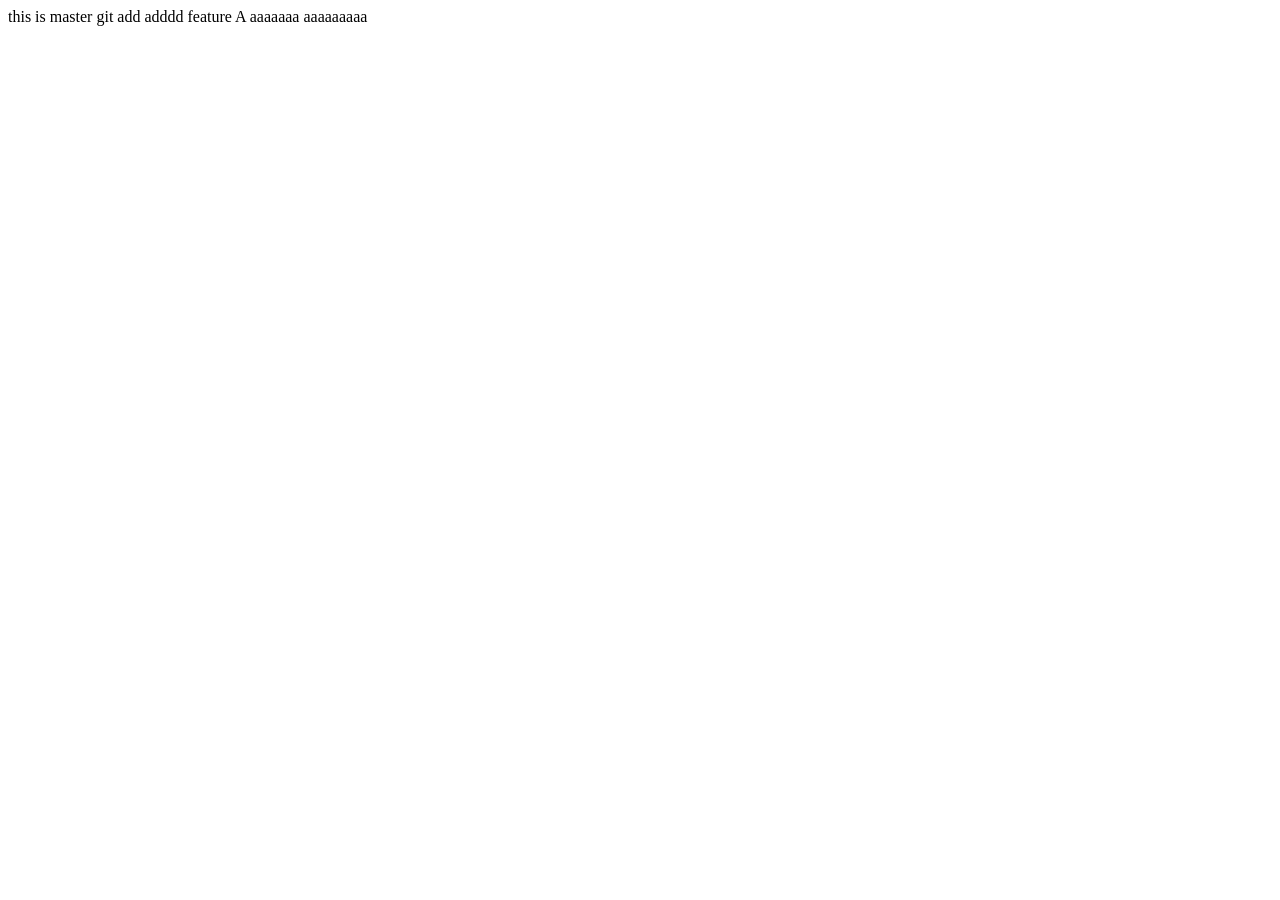
<file: index.html>
<!DOCTYPE html>
<html lang="en">
<head>
    <meta charset="UTF-8">
    <meta name="viewport" content="width=device-width, initial-scale=1.0">
    <title>Document</title>
</head>
<body>
    this is master
    git add adddd
    feature A
    aaaaaaa
    aaaaaaaaa
    
</body>
</html>
</file>
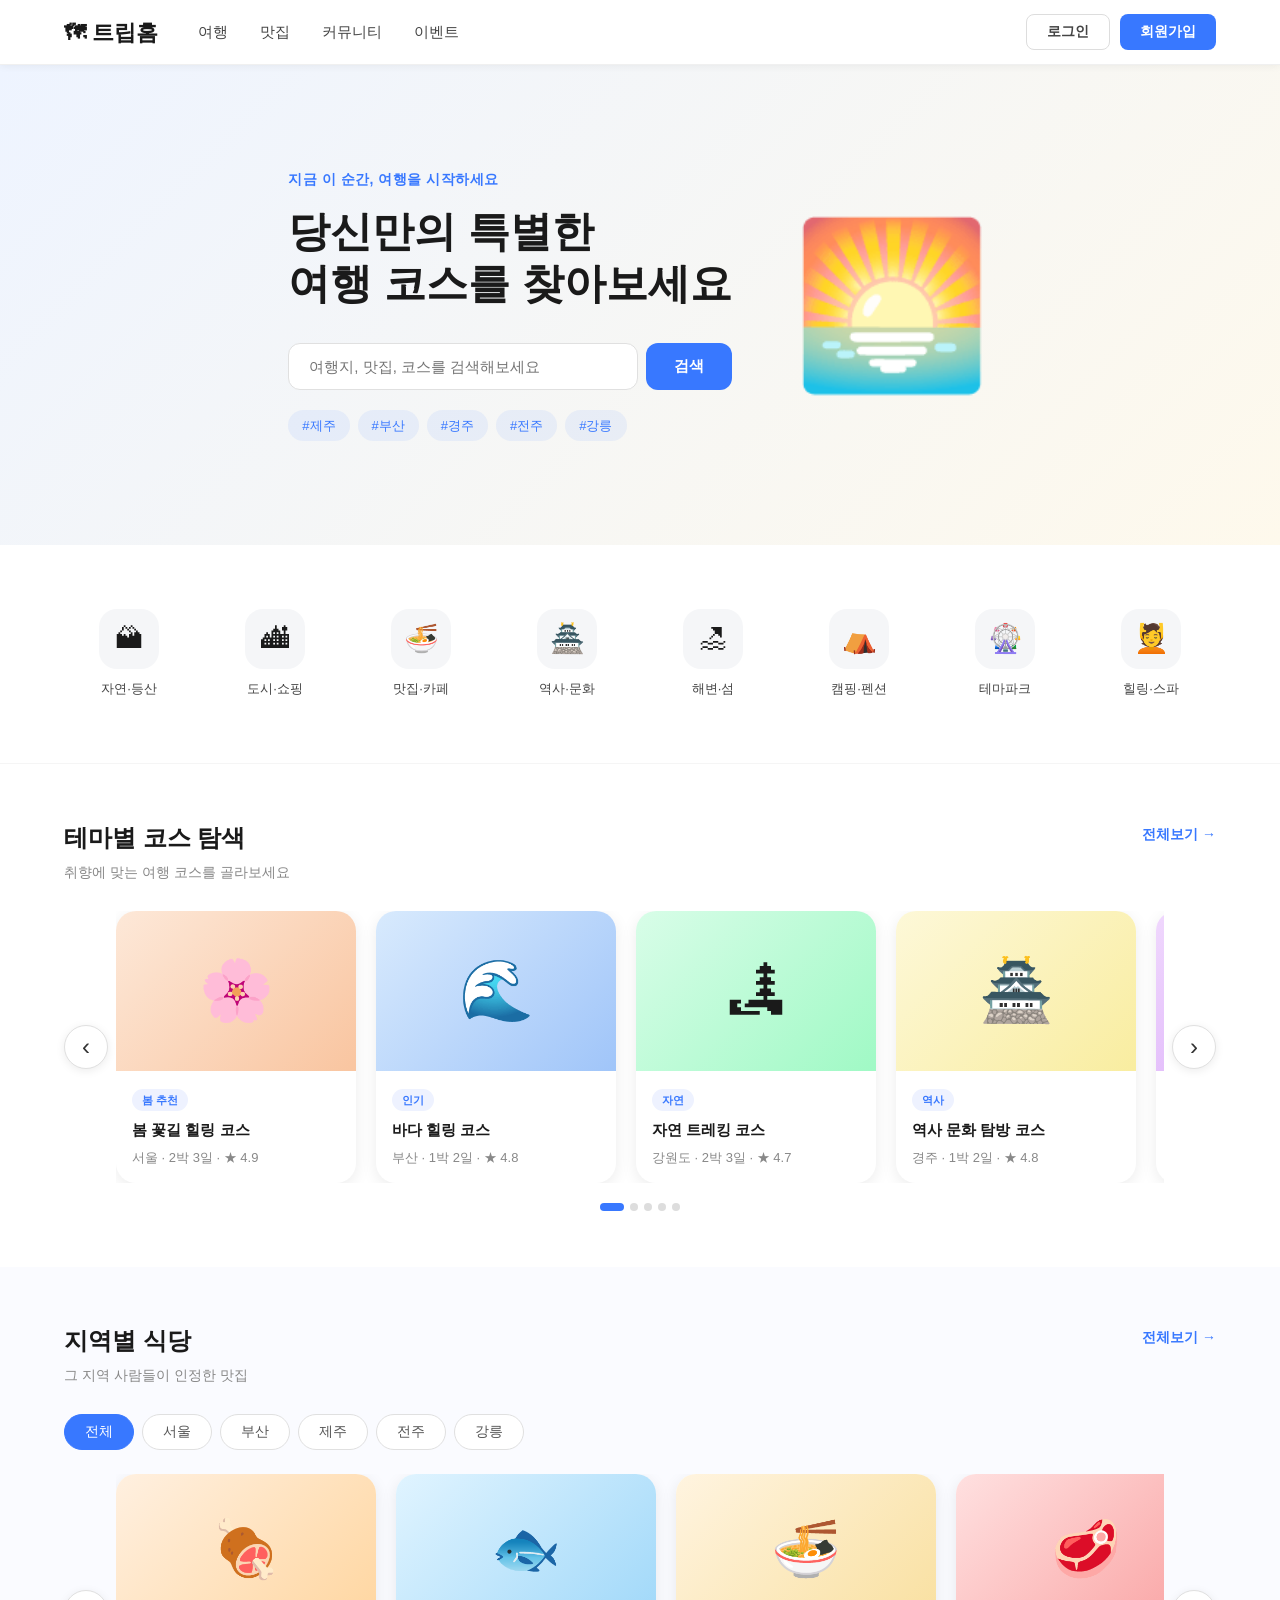
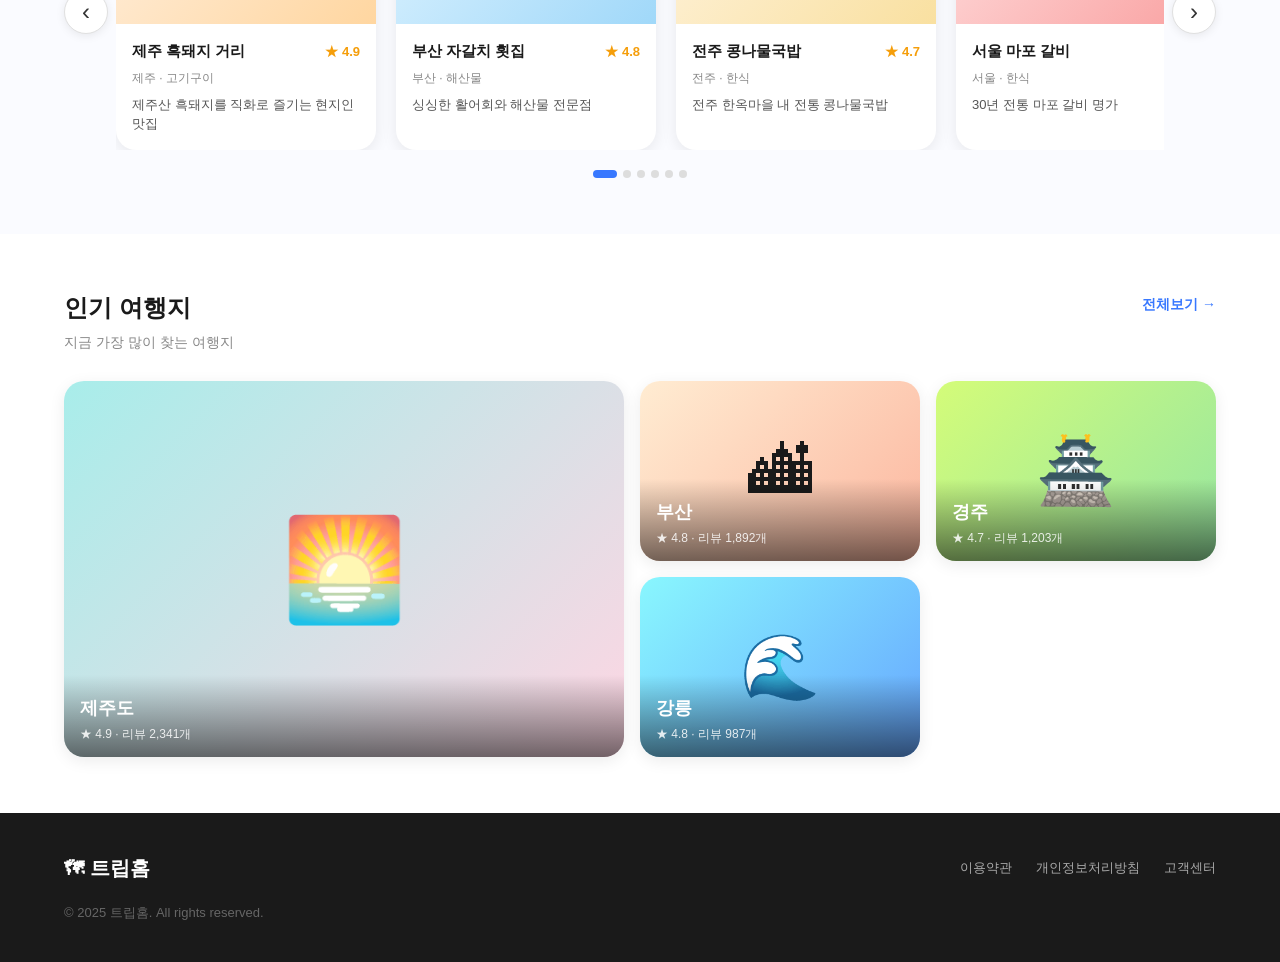
<file: home/index.html>
<!DOCTYPE html>
<html lang="ko">
<head>
  <meta charset="UTF-8" />
  <meta name="viewport" content="width=device-width, initial-scale=1.0" />
  <title>트립홈 - 여행과 맛집</title>
  <link rel="stylesheet" href="style.css" />
</head>
<body>

  <!-- ── 헤더 ── -->
  <header class="header">
    <div class="header-inner">
      <div class="logo">🗺 트립홈</div>
      <nav class="gnb">
        <a href="#">여행</a>
        <a href="#">맛집</a>
        <a href="#">커뮤니티</a>
        <a href="#">이벤트</a>
      </nav>
      <div class="header-actions">
        <button class="btn-outline" onclick="goLogin()">로그인</button>
        <button class="btn-primary" onclick="goLogin()">회원가입</button>
      </div>
    </div>
  </header>

  <!-- ── 히어로 배너 ── -->
  <section class="hero">
    <div class="hero-content">
      <p class="hero-sub">지금 이 순간, 여행을 시작하세요</p>
      <h1 class="hero-title">당신만의 특별한<br>여행 코스를 찾아보세요</h1>
      <div class="hero-search">
        <input type="text" placeholder="여행지, 맛집, 코스를 검색해보세요" />
        <button onclick="goLogin()">검색</button>
      </div>
      <div class="hero-tags">
        <span onclick="goLogin()">#제주</span>
        <span onclick="goLogin()">#부산</span>
        <span onclick="goLogin()">#경주</span>
        <span onclick="goLogin()">#전주</span>
        <span onclick="goLogin()">#강릉</span>
      </div>
    </div>
    <div class="hero-visual">🌅</div>
  </section>

  <!-- ── 카테고리 ── -->
  <section class="category-section">
    <div class="inner">
      <div class="cat-grid">
        <div class="cat-item" onclick="goLogin()"><span class="cat-emoji">🏔</span><span>자연·등산</span></div>
        <div class="cat-item" onclick="goLogin()"><span class="cat-emoji">🏙</span><span>도시·쇼핑</span></div>
        <div class="cat-item" onclick="goLogin()"><span class="cat-emoji">🍜</span><span>맛집·카페</span></div>
        <div class="cat-item" onclick="goLogin()"><span class="cat-emoji">🏯</span><span>역사·문화</span></div>
        <div class="cat-item" onclick="goLogin()"><span class="cat-emoji">🏖</span><span>해변·섬</span></div>
        <div class="cat-item" onclick="goLogin()"><span class="cat-emoji">⛺</span><span>캠핑·펜션</span></div>
        <div class="cat-item" onclick="goLogin()"><span class="cat-emoji">🎡</span><span>테마파크</span></div>
        <div class="cat-item" onclick="goLogin()"><span class="cat-emoji">💆</span><span>힐링·스파</span></div>
      </div>
    </div>
  </section>

  <!-- ── 테마별 코스 탐색 영역 ── -->
  <section class="section-block">
    <div class="inner">
      <div class="section-header">
        <div>
          <h2 class="section-title">테마별 코스 탐색</h2>
          <p class="section-desc">취향에 맞는 여행 코스를 골라보세요</p>
        </div>
        <a href="#" class="see-all" onclick="goLogin(); return false;">전체보기 →</a>
      </div>
      <div class="carousel-wrap" id="course-wrap">
        <button class="carousel-btn prev" onclick="slide('course', -1)">&#8249;</button>
        <div class="carousel-viewport">
          <div class="carousel-track" id="course-track">
            <div class="course-card" onclick="goLogin()">
              <div class="course-img" style="background:linear-gradient(135deg,#fde8d8,#f9c5a0)">🌸</div>
              <div class="course-body">
                <span class="course-tag">봄 추천</span>
                <p class="course-name">봄 꽃길 힐링 코스</p>
                <p class="course-info">서울 · 2박 3일 · ★ 4.9</p>
              </div>
            </div>
            <div class="course-card" onclick="goLogin()">
              <div class="course-img" style="background:linear-gradient(135deg,#d8eafd,#a0c5f9)">🌊</div>
              <div class="course-body">
                <span class="course-tag">인기</span>
                <p class="course-name">바다 힐링 코스</p>
                <p class="course-info">부산 · 1박 2일 · ★ 4.8</p>
              </div>
            </div>
            <div class="course-card" onclick="goLogin()">
              <div class="course-img" style="background:linear-gradient(135deg,#d8fde8,#a0f9c5)">🏞</div>
              <div class="course-body">
                <span class="course-tag">자연</span>
                <p class="course-name">자연 트레킹 코스</p>
                <p class="course-info">강원도 · 2박 3일 · ★ 4.7</p>
              </div>
            </div>
            <div class="course-card" onclick="goLogin()">
              <div class="course-img" style="background:linear-gradient(135deg,#fdf8d8,#f9eda0)">🏯</div>
              <div class="course-body">
                <span class="course-tag">역사</span>
                <p class="course-name">역사 문화 탐방 코스</p>
                <p class="course-info">경주 · 1박 2일 · ★ 4.8</p>
              </div>
            </div>
            <div class="course-card" onclick="goLogin()">
              <div class="course-img" style="background:linear-gradient(135deg,#f0d8fd,#d5a0f9)">🎨</div>
              <div class="course-body">
                <span class="course-tag">감성</span>
                <p class="course-name">예술 감성 여행 코스</p>
                <p class="course-info">전주 · 당일치기 · ★ 4.6</p>
              </div>
            </div>
            <div class="course-card" onclick="goLogin()">
              <div class="course-img" style="background:linear-gradient(135deg,#fdd8d8,#f9a0a0)">⛺</div>
              <div class="course-body">
                <span class="course-tag">캠핑</span>
                <p class="course-name">숲속 캠핑 힐링 코스</p>
                <p class="course-info">가평 · 1박 2일 · ★ 4.7</p>
              </div>
            </div>
            <div class="course-card" onclick="goLogin()">
              <div class="course-img" style="background:linear-gradient(135deg,#d8f8fd,#a0eaf9)">🐋</div>
              <div class="course-body">
                <span class="course-tag">제주</span>
                <p class="course-name">제주 올레길 완주 코스</p>
                <p class="course-info">제주 · 3박 4일 · ★ 4.9</p>
              </div>
            </div>
            <div class="course-card" onclick="goLogin()">
              <div class="course-img" style="background:linear-gradient(135deg,#fff0d8,#f9d8a0)">🌃</div>
              <div class="course-body">
                <span class="course-tag">야경</span>
                <p class="course-name">야경 명소 투어 코스</p>
                <p class="course-info">서울 · 당일치기 · ★ 4.5</p>
              </div>
            </div>
          </div>
        </div>
        <button class="carousel-btn next" onclick="slide('course', 1)">&#8250;</button>
      </div>
      <div class="carousel-dots" id="course-dots"></div>
    </div>
  </section>

  <!-- ── 지역별 식당 영역 ── -->
  <section class="section-block section-alt">
    <div class="inner">
      <div class="section-header">
        <div>
          <h2 class="section-title">지역별 식당</h2>
          <p class="section-desc">그 지역 사람들이 인정한 맛집</p>
        </div>
        <a href="#" class="see-all" onclick="goLogin(); return false;">전체보기 →</a>
      </div>

      <!-- 지역 탭 -->
      <div class="region-tabs">
        <button class="r-tab active" onclick="setRegion(this,'전체')">전체</button>
        <button class="r-tab" onclick="setRegion(this,'서울')">서울</button>
        <button class="r-tab" onclick="setRegion(this,'부산')">부산</button>
        <button class="r-tab" onclick="setRegion(this,'제주')">제주</button>
        <button class="r-tab" onclick="setRegion(this,'전주')">전주</button>
        <button class="r-tab" onclick="setRegion(this,'강릉')">강릉</button>
      </div>

      <div class="carousel-wrap" id="restaurant-wrap">
        <button class="carousel-btn prev" onclick="slide('restaurant', -1)">&#8249;</button>
        <div class="carousel-viewport">
          <div class="carousel-track" id="restaurant-track">
            <div class="rest-card" onclick="goLogin()">
              <div class="rest-img" style="background:linear-gradient(135deg,#fff0e0,#ffd6a0)">🍖</div>
              <div class="rest-body">
                <div class="rest-top">
                  <p class="rest-name">제주 흑돼지 거리</p>
                  <span class="rest-rating">★ 4.9</span>
                </div>
                <p class="rest-region">제주 · 고기구이</p>
                <p class="rest-desc">제주산 흑돼지를 직화로 즐기는 현지인 맛집</p>
              </div>
            </div>
            <div class="rest-card" onclick="goLogin()">
              <div class="rest-img" style="background:linear-gradient(135deg,#e0f4ff,#a0d8f9)">🐟</div>
              <div class="rest-body">
                <div class="rest-top">
                  <p class="rest-name">부산 자갈치 횟집</p>
                  <span class="rest-rating">★ 4.8</span>
                </div>
                <p class="rest-region">부산 · 해산물</p>
                <p class="rest-desc">싱싱한 활어회와 해산물 전문점</p>
              </div>
            </div>
            <div class="rest-card" onclick="goLogin()">
              <div class="rest-img" style="background:linear-gradient(135deg,#fff4e0,#f9e0a0)">🍜</div>
              <div class="rest-body">
                <div class="rest-top">
                  <p class="rest-name">전주 콩나물국밥</p>
                  <span class="rest-rating">★ 4.7</span>
                </div>
                <p class="rest-region">전주 · 한식</p>
                <p class="rest-desc">전주 한옥마을 내 전통 콩나물국밥</p>
              </div>
            </div>
            <div class="rest-card" onclick="goLogin()">
              <div class="rest-img" style="background:linear-gradient(135deg,#ffe0e0,#f9a0a0)">🥩</div>
              <div class="rest-body">
                <div class="rest-top">
                  <p class="rest-name">서울 마포 갈비</p>
                  <span class="rest-rating">★ 4.8</span>
                </div>
                <p class="rest-region">서울 · 한식</p>
                <p class="rest-desc">30년 전통 마포 갈비 명가</p>
              </div>
            </div>
            <div class="rest-card" onclick="goLogin()">
              <div class="rest-img" style="background:linear-gradient(135deg,#e0ffe4,#a0f9b0)">🍣</div>
              <div class="rest-body">
                <div class="rest-top">
                  <p class="rest-name">강릉 초당 순두부</p>
                  <span class="rest-rating">★ 4.9</span>
                </div>
                <p class="rest-region">강릉 · 한식</p>
                <p class="rest-desc">바닷물로 만든 원조 초당 순두부</p>
              </div>
            </div>
            <div class="rest-card" onclick="goLogin()">
              <div class="rest-img" style="background:linear-gradient(135deg,#f0e0ff,#d5a0f9)">🍲</div>
              <div class="rest-body">
                <div class="rest-top">
                  <p class="rest-name">광주 상무지구 보쌈</p>
                  <span class="rest-rating">★ 4.6</span>
                </div>
                <p class="rest-region">광주 · 한식</p>
                <p class="rest-desc">광주식 보쌈과 막걸리 전문점</p>
              </div>
            </div>
            <div class="rest-card" onclick="goLogin()">
              <div class="rest-img" style="background:linear-gradient(135deg,#e8ffd8,#c0f9a0)">🌿</div>
              <div class="rest-body">
                <div class="rest-top">
                  <p class="rest-name">경주 교동 쌈밥</p>
                  <span class="rest-rating">★ 4.7</span>
                </div>
                <p class="rest-region">경주 · 한식</p>
                <p class="rest-desc">신선한 채소와 함께하는 경주식 쌈밥</p>
              </div>
            </div>
            <div class="rest-card" onclick="goLogin()">
              <div class="rest-img" style="background:linear-gradient(135deg,#ffd8e8,#f9a0c8)">🦑</div>
              <div class="rest-body">
                <div class="rest-top">
                  <p class="rest-name">속초 중앙시장 닭강정</p>
                  <span class="rest-rating">★ 4.8</span>
                </div>
                <p class="rest-region">속초 · 분식</p>
                <p class="rest-desc">속초 명물 닭강정과 오징어순대</p>
              </div>
            </div>
          </div>
        </div>
        <button class="carousel-btn next" onclick="slide('restaurant', 1)">&#8250;</button>
      </div>
      <div class="carousel-dots" id="restaurant-dots"></div>
    </div>
  </section>

  <!-- ── 인기 여행지 배너 ── -->
  <section class="section-block">
    <div class="inner">
      <div class="section-header">
        <div>
          <h2 class="section-title">인기 여행지</h2>
          <p class="section-desc">지금 가장 많이 찾는 여행지</p>
        </div>
        <a href="#" class="see-all" onclick="goLogin(); return false;">전체보기 →</a>
      </div>
      <div class="place-grid">
        <div class="place-card large" onclick="goLogin()">
          <div class="place-img" style="background:linear-gradient(135deg,#a8edea,#fed6e3)">🌅</div>
          <div class="place-overlay">
            <p class="place-name">제주도</p>
            <p class="place-stat">★ 4.9 · 리뷰 2,341개</p>
          </div>
        </div>
        <div class="place-card" onclick="goLogin()">
          <div class="place-img" style="background:linear-gradient(135deg,#ffecd2,#fcb69f)">🏙</div>
          <div class="place-overlay">
            <p class="place-name">부산</p>
            <p class="place-stat">★ 4.8 · 리뷰 1,892개</p>
          </div>
        </div>
        <div class="place-card" onclick="goLogin()">
          <div class="place-img" style="background:linear-gradient(135deg,#d4fc79,#96e6a1)">🏯</div>
          <div class="place-overlay">
            <p class="place-name">경주</p>
            <p class="place-stat">★ 4.7 · 리뷰 1,203개</p>
          </div>
        </div>
        <div class="place-card" onclick="goLogin()">
          <div class="place-img" style="background:linear-gradient(135deg,#89f7fe,#66a6ff)">🌊</div>
          <div class="place-overlay">
            <p class="place-name">강릉</p>
            <p class="place-stat">★ 4.8 · 리뷰 987개</p>
          </div>
        </div>
      </div>
    </div>
  </section>

  <!-- ── 푸터 ── -->
  <footer class="footer">
    <div class="inner">
      <div class="footer-top">
        <div class="footer-logo">🗺 트립홈</div>
        <div class="footer-links">
          <a href="#">이용약관</a>
          <a href="#">개인정보처리방침</a>
          <a href="#">고객센터</a>
        </div>
      </div>
      <p class="footer-copy">© 2025 트립홈. All rights reserved.</p>
    </div>
  </footer>

  <script src="main.js"></script>
</body>
</html>
</file>
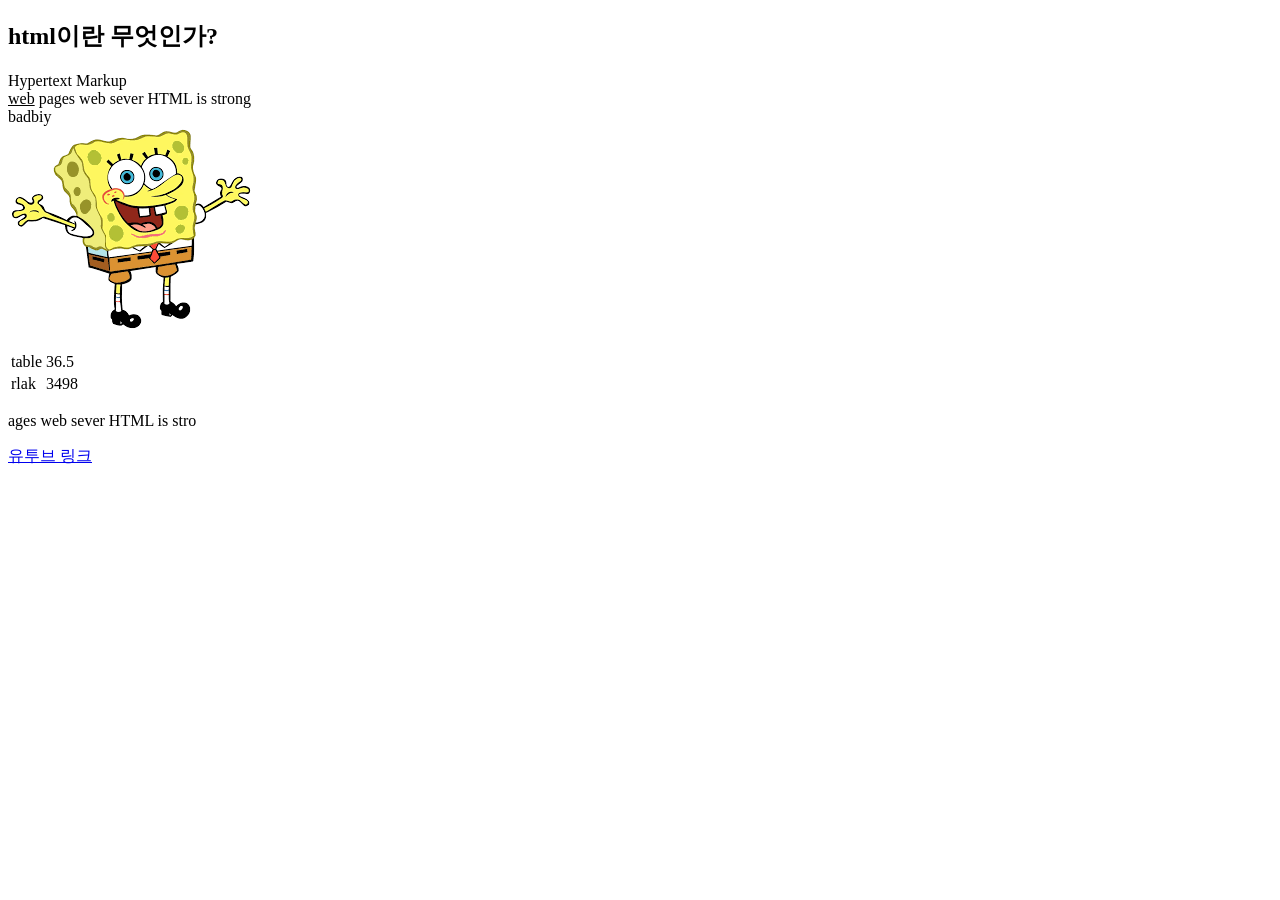
<file: html css/index.html>
<!doctype html>
<html>
<head>
<title>Welcome</title>
<meta charset="utf-8">
</head>

<body>
    
<h2>html이란 무엇인가?</h2>
<p>
<string> Hypertext Markup </string> <br>
<u> web</u>

pages web sever HTML is strong<br>

 badbiy<br>
 <img src="images.png">
 </p>
 <table>
    <tr>
        <td> table </td>
        <td> 36.5</td>
    </tr>
    <tr>
        <td>rlak</td>
        <td>3498</td>
    </tr>
 </table>
 <p style"margin-top:100px;"> ages web sever HTML is stro</p>
 <a href="https://www.youtube.com/?hl=ko&gl=KR&app=desktop" target="_blank"> 유투브 링크</a>
 </body>
 </html>
</file>
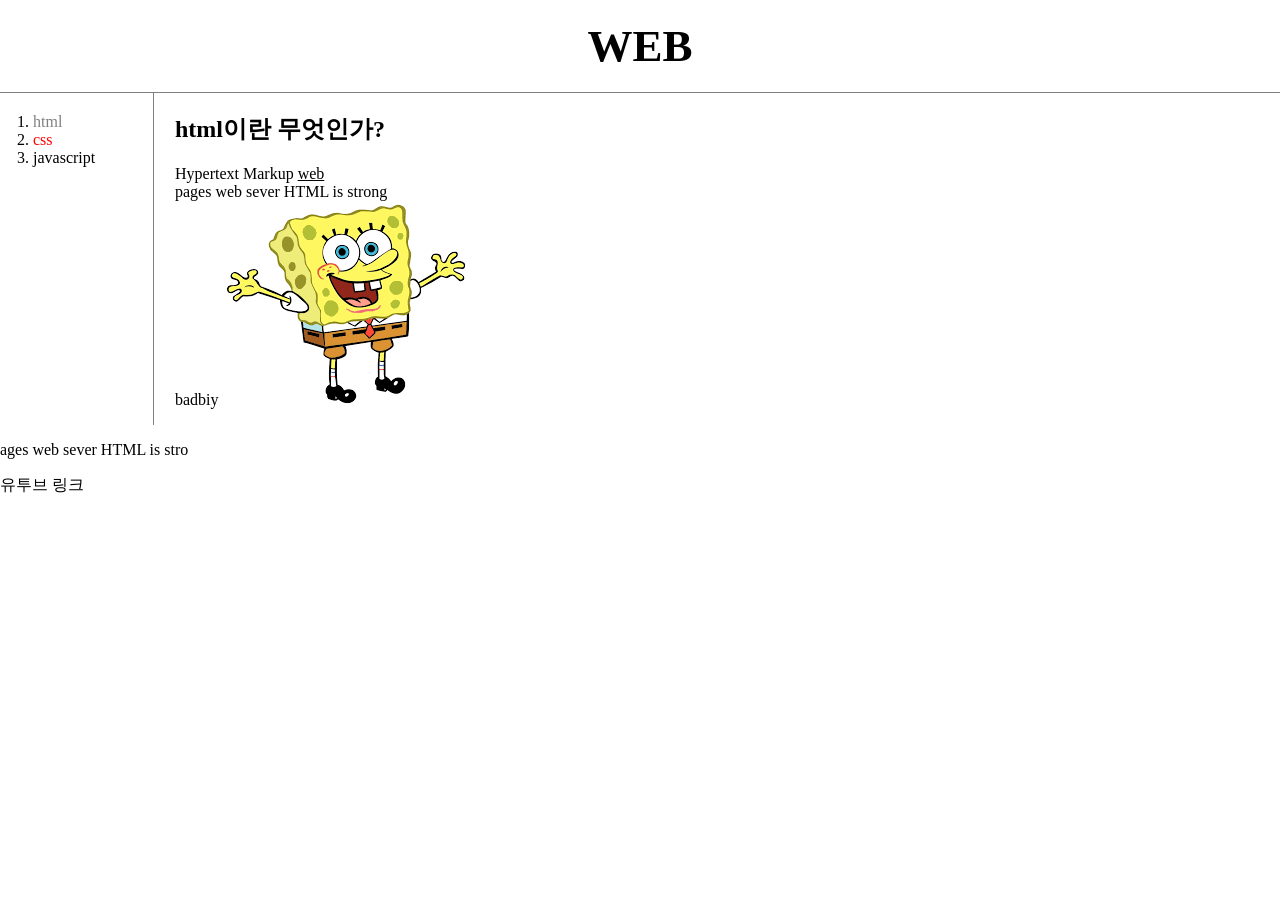
<file: html css/1.html>
<!doctype html>
<html>
<head>
<title>1</title>
<meta charset="utf-8">
<link rel="stylesheet" href="style.css">
</head>

<body>
    <h1><a href="index.html">WEB </a></h1>

    <div id="grid">
<ol>
    <li><a href="1.html" class="saw">html </a></li>
    <li><a href="2.html"class="saw " id="active"> css </a></li>
    <li><a href="3.html">javascript </a></li>
    </ol>

<!--<ol>
    <li><a href="1.html"><font color="blue">html</font> </a></li>
    <li><a href="2.html"><font color="red"> css </font></a></li>
    <li><a href="3.html"><font color ="red">javascript</font> </a></li>
    </ol>
-->
    <div id="article">
<h2>html이란 무엇인가?</h2>
<p>
<string> Hypertext Markup </string>
<u> web</u>
<br>pages web sever HTML is strong 
 <br> badbiy
 <img src="images.png">
   </p>
  </div>
 </div>


 <p style"margin-top:20px;"> ages web sever HTML is stro</p>
 <a href="https://www.youtube.com/?hl=ko&gl=KR&app=desktop" target="_blank"> 유투브 링크</a>
 </body>
 </html>
</file>
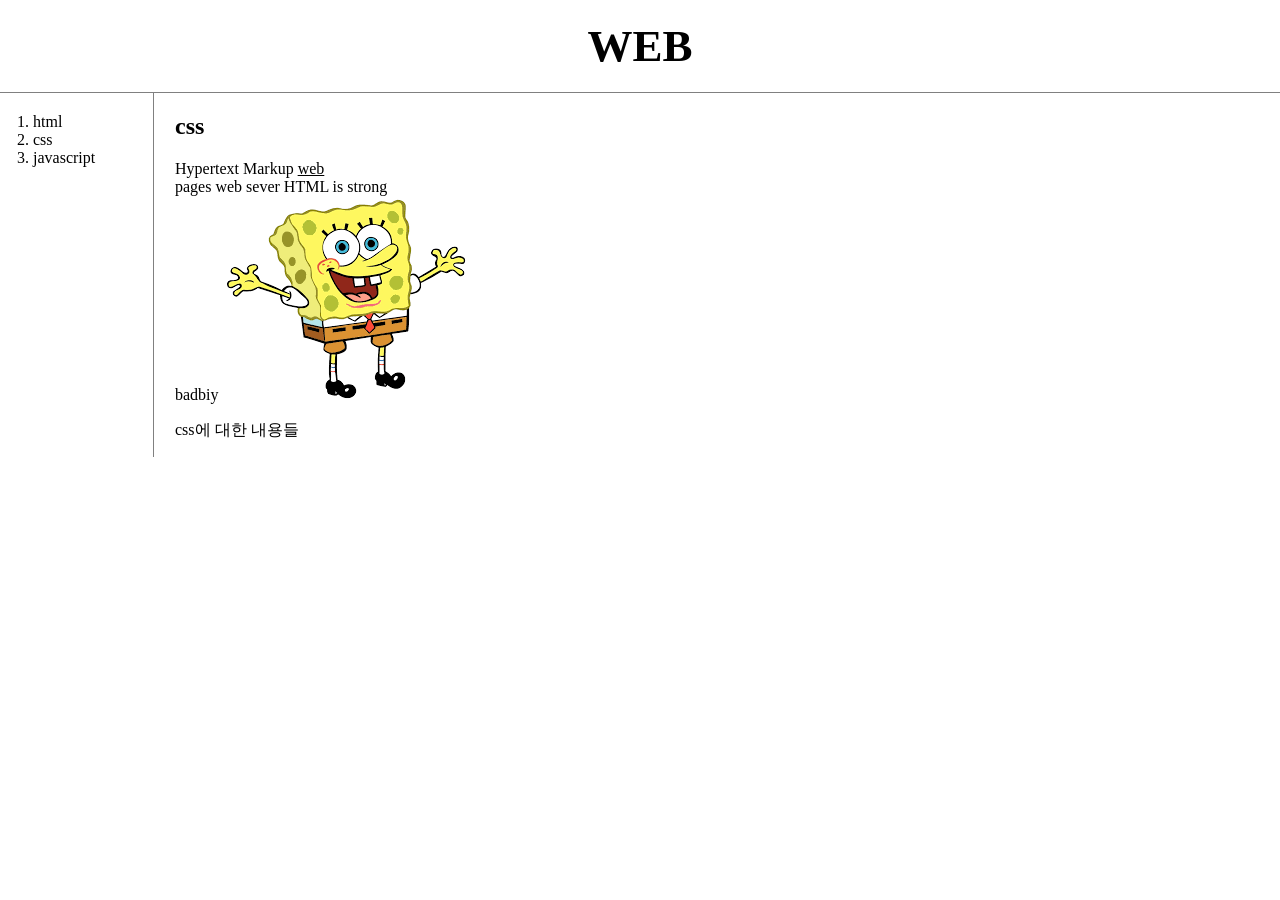
<file: html css/2.html>
<!doctype html>
<html>
<head>
<title>2</title>
<meta charset="utf-8">

    <h1>WEB<a href="index.html"> </a></h1>
<link rel="stylesheet" href="style.css">
</head>
<body>
 <div id="grid">
<ol>

    <li><a href="1.html">html </a></li>
    <li><a href="2.html">css </a></li>
    <li><a href="3.html">javascript </a></li>
    </ol>
     <div id="article">
<h2>css</h2>
<p>
<string> Hypertext Markup </string>
<u> web</u>

<br>pages web sever HTML is strong 
 <br> badbiy
 <img src="images.png">
 </p>
 <p>
    css에 대한 내용들
 </p>
 </div>
 </div>
 </body>
 </html>
</file>
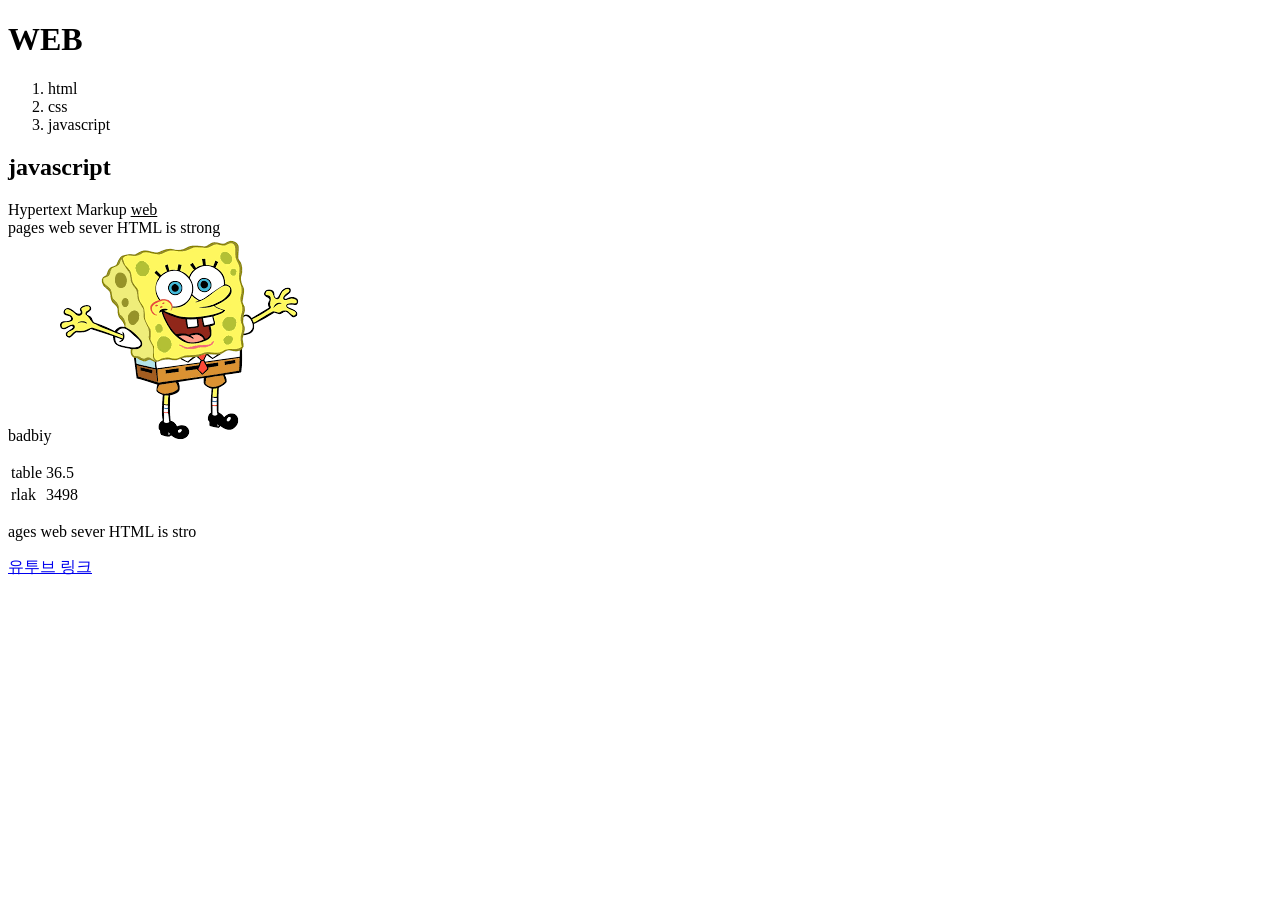
<file: html css/3.html>
<!doctype html>
<html>
<head>
<title>WEB1 -html</title>
<meta charset="utf-8">
</head>

<body>
    <h1>WEB<a href="index.html"> </a></h1>

<ol>
    <li><a href="1.html"> </a> html</li>
    <li><a href="2.html"> </a>css</li>
    <li><a href="3.html"> </a>javascript</li>
    </ol>
<h2>javascript</h2>
<p>
<string> Hypertext Markup </string>
<u> web</u>

<br>pages web sever HTML is strong 
 <br> badbiy
 <img src="images.png">
 </p>
 <table>
    <tr>
        <td> table </td>
        <td> 36.5</td>
    </tr>
    <tr>
        <td>rlak</td>
        <td>3498</td>
    </tr>
 </table>
 <p style"margin-top:100px;"> ages web sever HTML is stro</p>
 <a href="https://www.youtube.com/?hl=ko&gl=KR&app=desktop" target="_blank"> 유투브 링크</a>
 </body>
 </html>
</file>
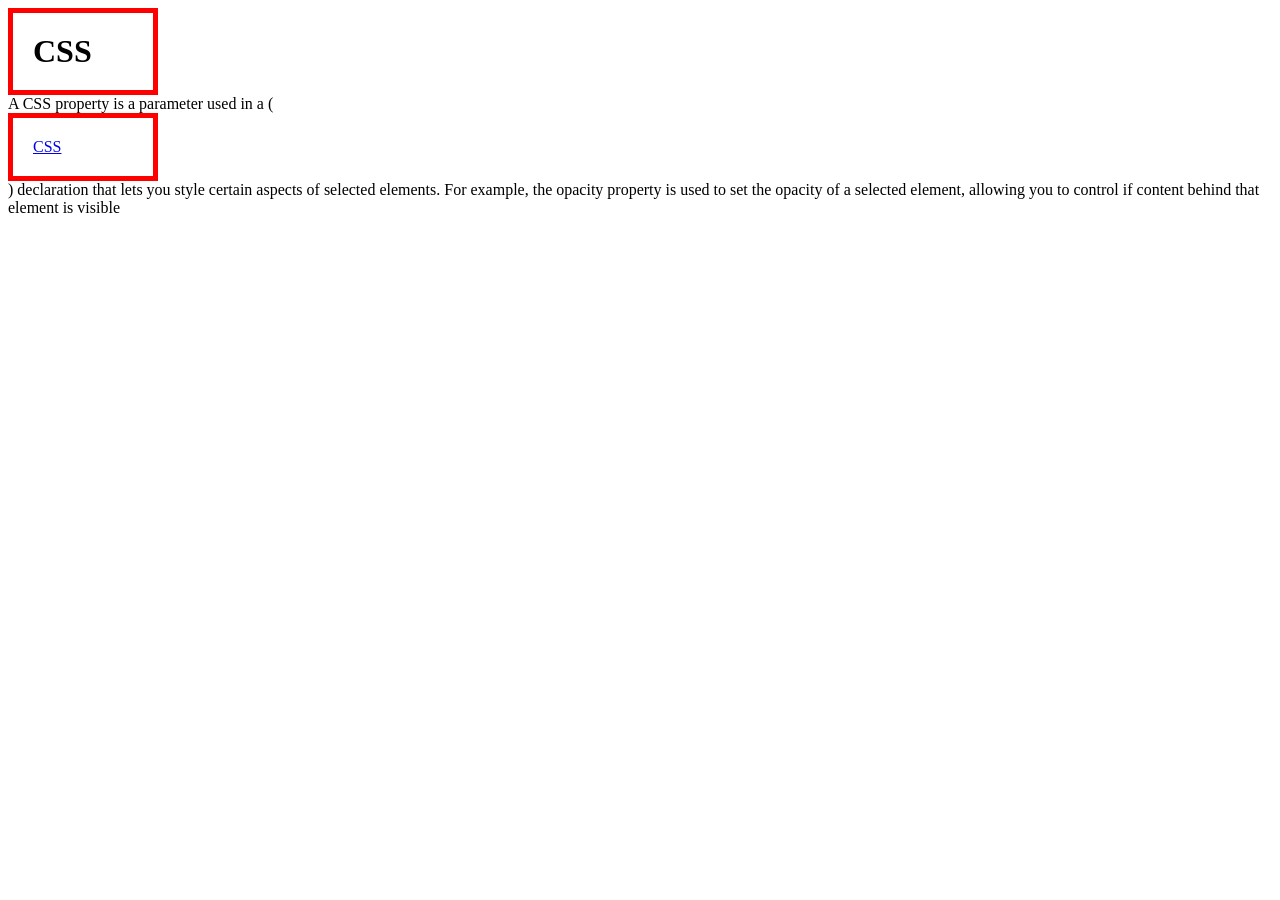
<file: html css/box.html>
<!doctype html>
<html>
<head>
    <meta charset="utf-8">
    <title> </title>
    <style> 
    /*
    block level element
    */
    h1, a{
        border-width:5px;
        border-color:red;
        border-style:solid;
        padding:20px;/* 박스 안 위아해 간격 */
        margin:0; /*박스 간격 */
        display:block;
        width:100px;
        /*border: 5px solid red;
        /*display:inline; 또는 block(화면전체 사용)*/
    }
    /*
    inline element
    */
    
        </style>
    </head>
    <body>
        <h1>CSS</h1>A CSS property is a parameter used in a (<a href="https://developer.mozilla.org/en-U
        S/docs/Web/CSS/Reference/Properties">CSS</a>)
         declaration that lets you style certain aspects of selected elements. 
         For example, the opacity property is used to set the opacity of
        a selected element, allowing you to control if content behind that element
         is visible
    </body>
</html>
</file>
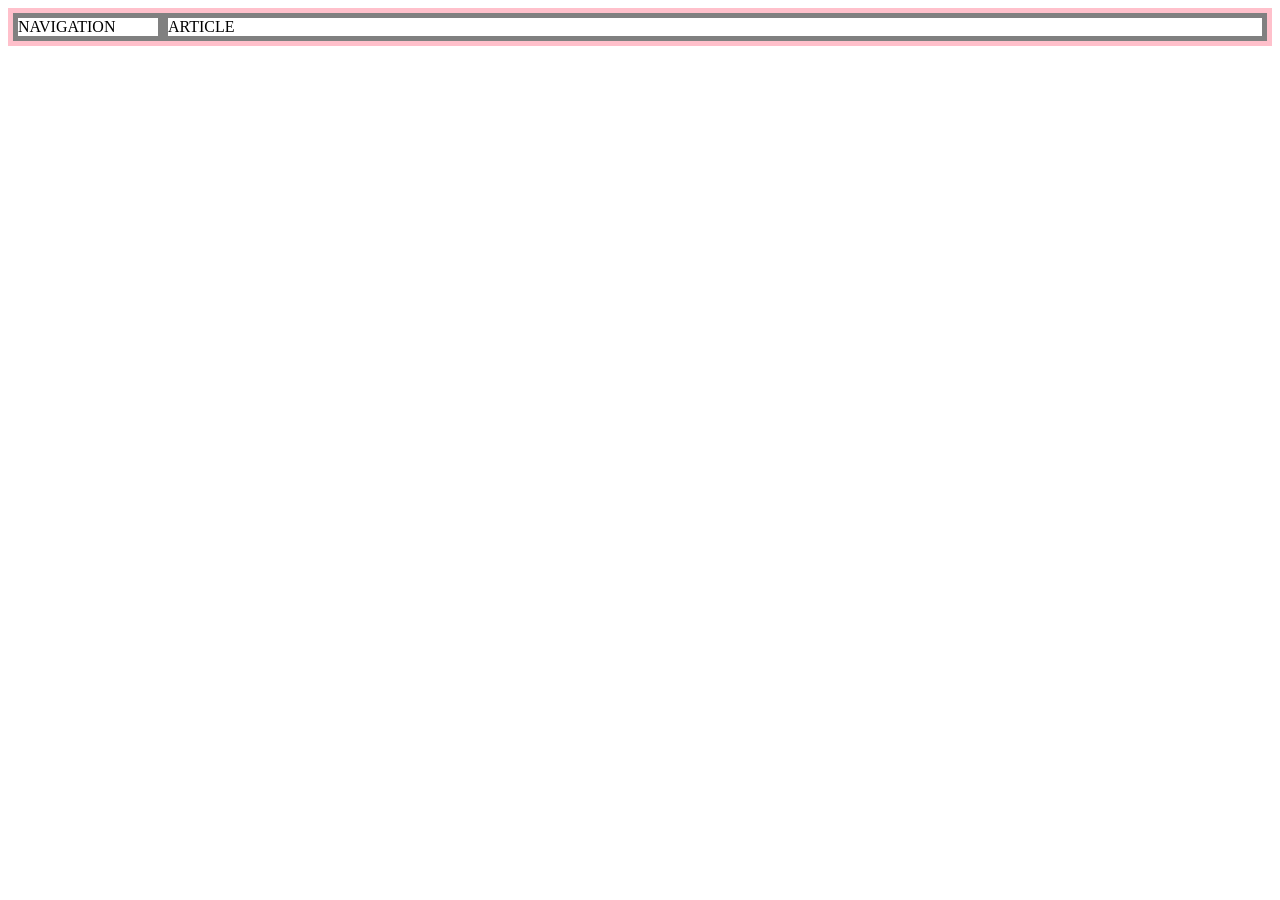
<file: html css/grid.html>
<!doctype html>
<html>
<head>
    <meta charset="utf-8">
<title></title>
<style>
    #grid{
        border:5px solid pink;
        display:grid;
        grid-template-columns: 150px 1fr;
    }
    div{
        border:5px solid gray;
    }
</style>
</head>
<body>
    <div id="grid">
   <div> NAVIGATION</div>
   <div> ARTICLE</div>
   </div>
</body>
</html>
</file>
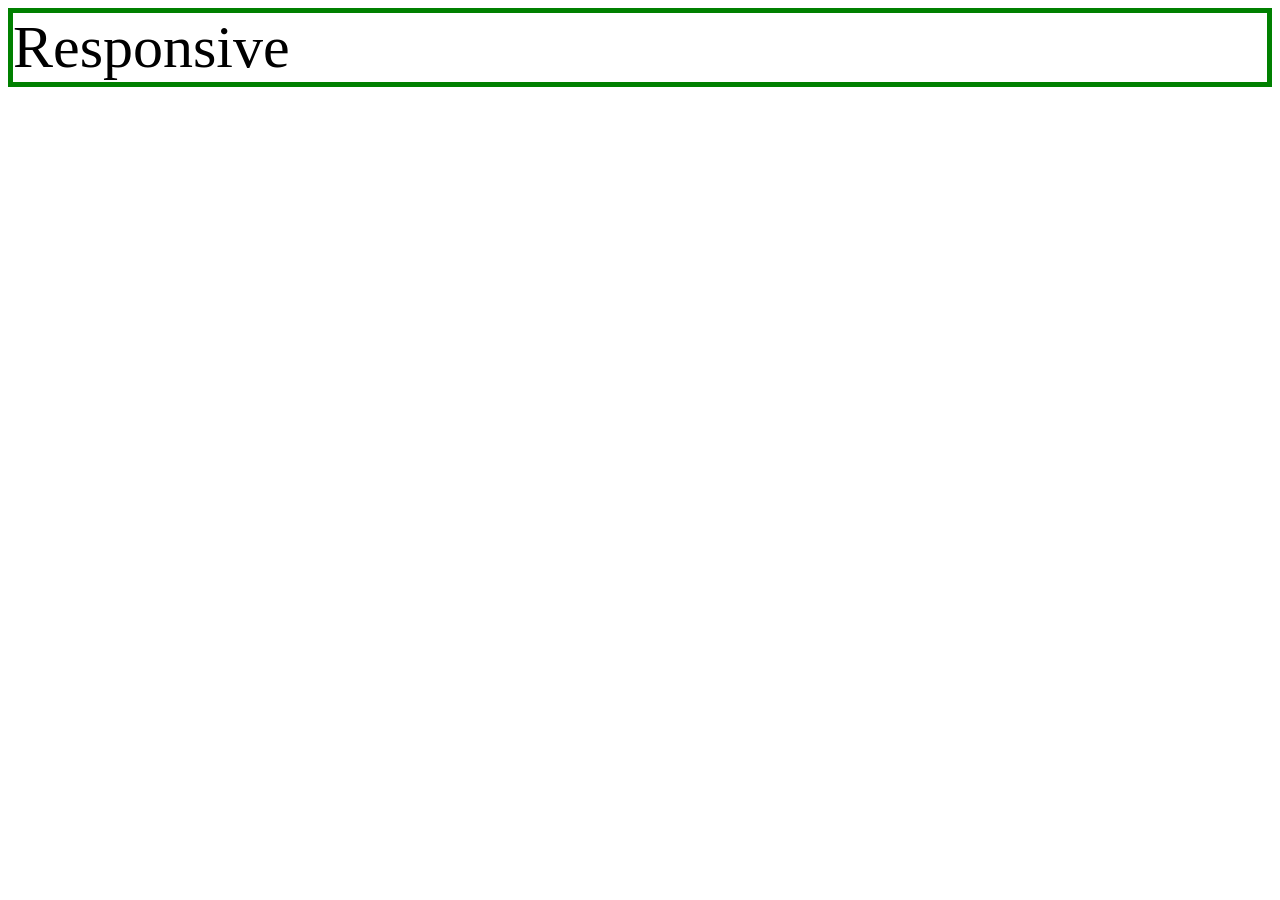
<file: html css/mediaquaery.html>
<!doctype html>
<html>
<head>
 <title>WEB1 -html</title>
 <meta charset="utf-8">
 <style>
    div{
        border:5px solid green;
        font-size:60px;
    }
   @media(max-width:800px) {
    div{
        display:none;
    }
}
   
 </style>
 <body>
    <div>
        Responsive
    </div>

  </body>
</head>
</file>
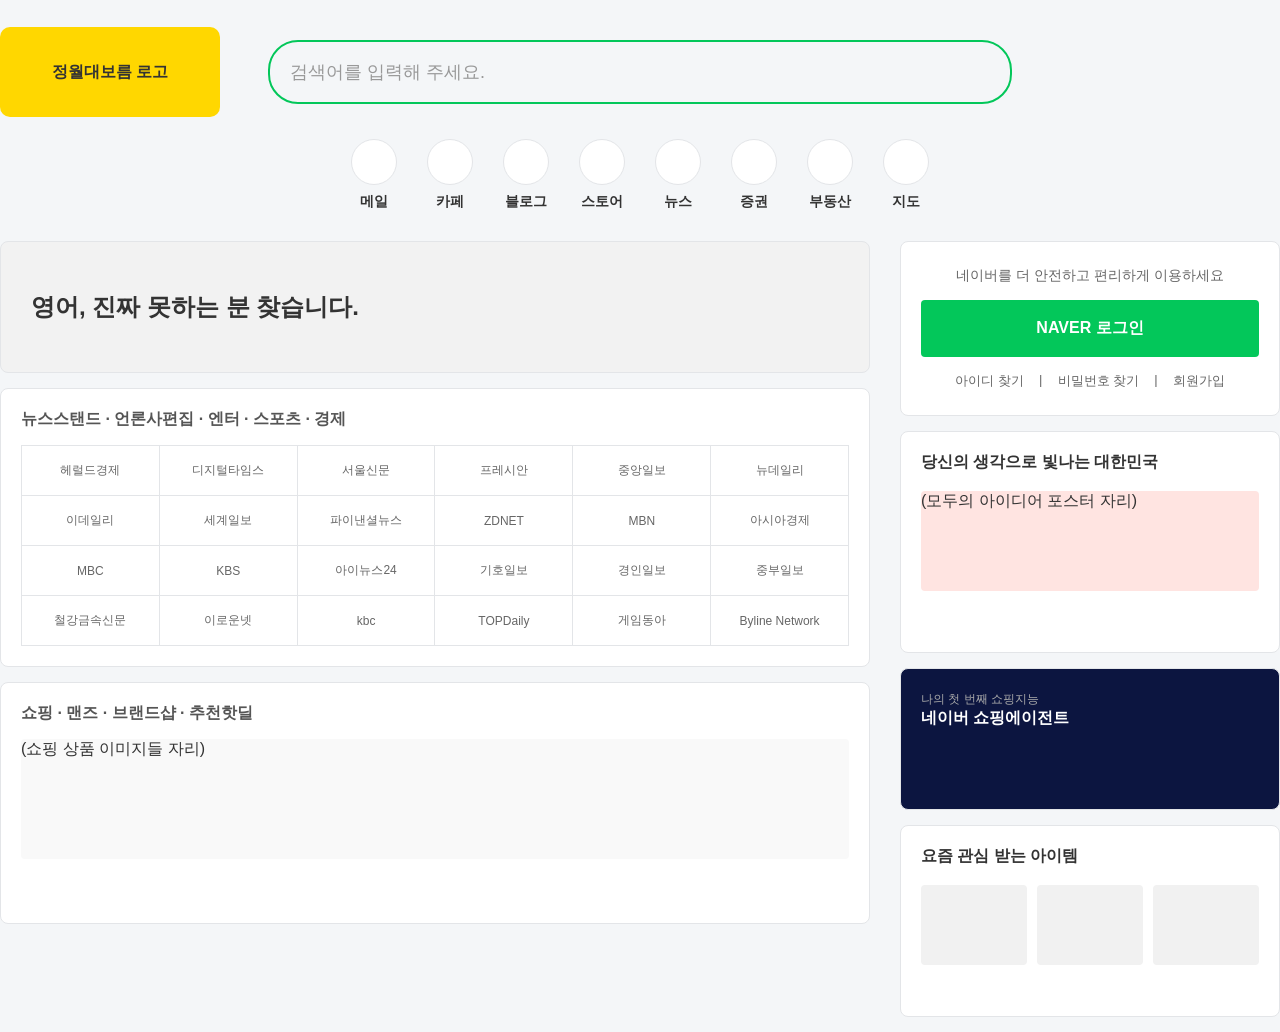
<file: html css/naver.html>
<!DOCTYPE html>
<html lang="ko">
<head>
    <meta charset="UTF-8">
    <title>네이버 실전 뼈대 만들기 (JS 추가)</title>
    <style>
        body { background-color: #f4f6f8; margin: 0; font-family: sans-serif; color: #333; }
        #wrap { width: 1280px; margin: 0 auto; padding-top: 20px; }
        .box { background-color: #fff; border: 1px solid #e3e5e8; border-radius: 8px; margin-bottom: 15px; overflow: hidden; }
        
        header { display: flex; justify-content: center; align-items: center; padding: 20px 0; position: relative; }
        .logo-area { width: 220px; height: 90px; background-color: #ffd700; border-radius: 10px; display: flex; justify-content: center; align-items: center; font-weight: bold; position: absolute; left: 0;}
        .search-area { width: 700px; height: 60px; border: 2px solid #03c75a; border-radius: 30px; display: flex; align-items: center; padding: 0 20px; font-size: 18px; color: #999; }
        
        nav { display: flex; justify-content: center; gap: 30px; padding: 15px 0 30px 0; font-size: 14px; font-weight: bold; }
        .nav-item { display: flex; flex-direction: column; align-items: center; gap: 8px; }
        .nav-icon { width: 44px; height: 44px; background-color: #fff; border-radius: 50%; border: 1px solid #e3e5e8; }

        .container { display: grid; grid-template-columns: 870px 380px; gap: 30px; }

        .top-banner { height: 130px; background-color: #f2f2f2; display: flex; align-items: center; padding: 0 30px; font-size: 24px; font-weight: bold; }
        .news-stand { padding: 20px; }
        .section-header { display: flex; gap: 15px; font-weight: bold; margin-bottom: 15px; color: #555;}
        
        .news-grid { display: grid; grid-template-columns: repeat(6, 1fr); grid-template-rows: repeat(4, 50px); border-top: 1px solid #e3e5e8; border-left: 1px solid #e3e5e8; }
        .news-item { border-right: 1px solid #e3e5e8; border-bottom: 1px solid #e3e5e8; display: flex; justify-content: center; align-items: center; font-size: 12px; color: #666; }

        .shopping { padding: 20px; height: 200px; }

        .login-box { padding: 25px 20px; text-align: center; }
        .login-msg { font-size: 14px; color: #666; margin-bottom: 15px; }
        .login-btn { display: block; background-color: #03c75a; color: white; padding: 18px 0; border-radius: 4px; font-size: 16px; font-weight: bold; margin-bottom: 15px; text-decoration: none;}
        .login-links { display: flex; justify-content: center; gap: 15px; font-size: 13px; color: #666; }

        .right-banner-1 { height: 180px; padding: 20px; }
        .right-banner-2 { height: 100px; background-color: #0c1540; color: white; padding: 20px;}
        .right-widget { padding: 20px; height: 150px; }
    </style>
</head>
<body>
    <div id="wrap">
        <header>
            <div class="logo-area">정월대보름 로고</div>
            <div class="search-area">검색어를 입력해 주세요.</div>
        </header>

        <nav>
            <div class="nav-item"><div class="nav-icon"></div>메일</div>
            <div class="nav-item"><div class="nav-icon"></div>카페</div>
            <div class="nav-item"><div class="nav-icon"></div>블로그</div>
            <div class="nav-item"><div class="nav-icon"></div>스토어</div>
            <div class="nav-item"><div class="nav-icon"></div>뉴스</div>
            <div class="nav-item"><div class="nav-icon"></div>증권</div>
            <div class="nav-item"><div class="nav-icon"></div>부동산</div>
            <div class="nav-item"><div class="nav-icon"></div>지도</div>
        </nav>

        <div class="container">
            <main>
                <div class="box top-banner">영어, 진짜 못하는 분 찾습니다.</div>

                <div class="box news-stand">
                    <div class="section-header">뉴스스탠드 · 언론사편집 · 엔터 · 스포츠 · 경제</div>
                    <div class="news-grid">
                        <div class="news-item">헤럴드경제</div><div class="news-item">디지털타임스</div><div class="news-item">서울신문</div><div class="news-item">프레시안</div><div class="news-item">중앙일보</div><div class="news-item">뉴데일리</div>
                        <div class="news-item">이데일리</div><div class="news-item">세계일보</div><div class="news-item">파이낸셜뉴스</div><div class="news-item">ZDNET</div><div class="news-item">MBN</div><div class="news-item">아시아경제</div>
                        <div class="news-item">MBC</div><div class="news-item">KBS</div><div class="news-item">아이뉴스24</div><div class="news-item">기호일보</div><div class="news-item">경인일보</div><div class="news-item">중부일보</div>
                        <div class="news-item">철강금속신문</div><div class="news-item">이로운넷</div><div class="news-item">kbc</div><div class="news-item">TOPDaily</div><div class="news-item">게임동아</div><div class="news-item">Byline Network</div>
                    </div>
                </div>

                <div class="box shopping">
                    <div class="section-header">쇼핑 · 맨즈 · 브랜드샵 · 추천핫딜</div>
                    <div style="background-color:#f9f9f9; height:120px; border-radius: 4px;">(쇼핑 상품 이미지들 자리)</div>
                </div>
            </main>

            <aside>
                <div class="box login-box">
                    <div class="login-msg">네이버를 더 안전하고 편리하게 이용하세요</div>
                    
                    <a href="#" class="login-btn" onclick="alert('환영합니다! 자바스크립트 마법이 성공했습니다! 🧙‍♂️');">NAVER 로그인</a>
                    
                    <div class="login-links">
                        <span>아이디 찾기</span> | <span>비밀번호 찾기</span> | <span>회원가입</span>
                    </div>
                </div>

                <div class="box right-banner-1">
                    <strong>당신의 생각으로 빛나는 대한민국</strong><br><br>
                    <div style="background-color:#ffe4e1; height: 100px; border-radius: 4px;">(모두의 아이디어 포스터 자리)</div>
                </div>

                <div class="box right-banner-2">
                    <span style="font-size: 12px; color: #aaa;">나의 첫 번째 쇼핑지능</span><br>
                    <strong>네이버 쇼핑에이전트</strong>
                </div>

                <div class="box right-widget">
                    <strong>요즘 관심 받는 아이템</strong><br><br>
                    <div style="display: flex; gap: 10px;">
                        <div style="flex: 1; height: 80px; background-color: #f1f1f1; border-radius: 4px;"></div>
                        <div style="flex: 1; height: 80px; background-color: #f1f1f1; border-radius: 4px;"></div>
                        <div style="flex: 1; height: 80px; background-color: #f1f1f1; border-radius: 4px;"></div>
                    </div>
                </div>
            </aside>
        </div>
    </div>
</body>
</html>
</file>
<file: home/style.css>
/* ── 기본 리셋 ── */
*, *::before, *::after { box-sizing: border-box; margin: 0; padding: 0; }

html { scroll-behavior: smooth; }

body {
  font-family: 'Apple SD Gothic Neo', 'Noto Sans KR', 'Malgun Gothic', sans-serif;
  background: #fff;
  color: #1a1a1a;
  line-height: 1.5;
}

a { text-decoration: none; color: inherit; }

.inner {
  max-width: 1200px;
  margin: 0 auto;
  padding: 0 24px;
}

/* ── 헤더 ── */
.header {
  position: sticky;
  top: 0;
  z-index: 100;
  background: #fff;
  border-bottom: 1px solid #f0f0f0;
  box-shadow: 0 1px 8px rgba(0,0,0,0.06);
}
.header-inner {
  max-width: 1200px;
  margin: 0 auto;
  padding: 0 24px;
  height: 64px;
  display: flex;
  align-items: center;
  gap: 40px;
}
.logo {
  font-size: 22px;
  font-weight: 800;
  color: #1a1a1a;
  white-space: nowrap;
}
.gnb {
  display: flex;
  gap: 32px;
  flex: 1;
}
.gnb a {
  font-size: 15px;
  font-weight: 500;
  color: #444;
  transition: color 0.15s;
}
.gnb a:hover { color: #3878ff; }
.header-actions { display: flex; gap: 10px; }

.btn-outline {
  padding: 8px 20px;
  border: 1.5px solid #ddd;
  border-radius: 8px;
  background: #fff;
  font-size: 14px;
  font-weight: 600;
  color: #444;
  cursor: pointer;
  transition: border-color 0.15s, color 0.15s;
}
.btn-outline:hover { border-color: #3878ff; color: #3878ff; }

.btn-primary {
  padding: 8px 20px;
  border: none;
  border-radius: 8px;
  background: #3878ff;
  font-size: 14px;
  font-weight: 600;
  color: #fff;
  cursor: pointer;
  transition: background 0.15s;
}
.btn-primary:hover { background: #2563eb; }

/* ── 히어로 ── */
.hero {
  background: linear-gradient(135deg, #eef4ff 0%, #fef9ec 100%);
  padding: 80px 24px;
  display: flex;
  align-items: center;
  justify-content: center;
  gap: 60px;
  min-height: 480px;
}
.hero-content { max-width: 560px; }
.hero-sub {
  font-size: 14px;
  font-weight: 600;
  color: #3878ff;
  letter-spacing: 0.5px;
  margin-bottom: 16px;
}
.hero-title {
  font-size: 42px;
  font-weight: 800;
  color: #1a1a1a;
  line-height: 1.25;
  margin-bottom: 32px;
}
.hero-search {
  display: flex;
  gap: 8px;
  margin-bottom: 20px;
}
.hero-search input {
  flex: 1;
  padding: 14px 20px;
  border: 1.5px solid #e0e0e0;
  border-radius: 12px;
  font-size: 15px;
  outline: none;
  transition: border-color 0.2s, box-shadow 0.2s;
}
.hero-search input:focus {
  border-color: #3878ff;
  box-shadow: 0 0 0 3px rgba(56,120,255,0.12);
}
.hero-search button {
  padding: 14px 28px;
  background: #3878ff;
  border: none;
  border-radius: 12px;
  font-size: 15px;
  font-weight: 700;
  color: #fff;
  cursor: pointer;
  white-space: nowrap;
  transition: background 0.15s;
}
.hero-search button:hover { background: #2563eb; }
.hero-tags {
  display: flex;
  gap: 8px;
  flex-wrap: wrap;
}
.hero-tags span {
  padding: 6px 14px;
  background: rgba(56,120,255,0.08);
  border-radius: 20px;
  font-size: 13px;
  color: #3878ff;
  font-weight: 500;
  cursor: pointer;
  transition: background 0.15s;
}
.hero-tags span:hover { background: rgba(56,120,255,0.18); }
.hero-visual {
  font-size: 160px;
  line-height: 1;
  flex-shrink: 0;
}

/* ── 카테고리 ── */
.category-section {
  padding: 48px 0;
  background: #fff;
  border-bottom: 1px solid #f5f5f5;
}
.cat-grid {
  display: grid;
  grid-template-columns: repeat(8, 1fr);
  gap: 16px;
}
.cat-item {
  display: flex;
  flex-direction: column;
  align-items: center;
  gap: 10px;
  cursor: pointer;
  padding: 16px 8px;
  border-radius: 16px;
  transition: background 0.15s, transform 0.15s;
}
.cat-item:hover { background: #f0f5ff; transform: translateY(-3px); }
.cat-emoji {
  width: 60px;
  height: 60px;
  background: #f5f6f8;
  border-radius: 18px;
  display: flex;
  align-items: center;
  justify-content: center;
  font-size: 28px;
}
.cat-item span:last-child {
  font-size: 13px;
  font-weight: 500;
  color: #444;
  text-align: center;
}

/* ── 섹션 공통 ── */
.section-block { padding: 56px 0; }
.section-alt { background: #fafbff; }

.section-header {
  display: flex;
  justify-content: space-between;
  align-items: flex-start;
  margin-bottom: 28px;
}
.section-title {
  font-size: 24px;
  font-weight: 800;
  color: #1a1a1a;
  margin-bottom: 6px;
}
.section-desc {
  font-size: 14px;
  color: #888;
}
.see-all {
  font-size: 14px;
  color: #3878ff;
  font-weight: 600;
  white-space: nowrap;
  padding-top: 4px;
}
.see-all:hover { text-decoration: underline; }

/* ── 캐러셀 ── */
.carousel-wrap {
  position: relative;
  display: flex;
  align-items: center;
  gap: 8px;
}
.carousel-viewport {
  flex: 1;
  overflow: hidden;
}
.carousel-track {
  display: flex;
  gap: 20px;
  transition: transform 0.4s cubic-bezier(0.25, 0.46, 0.45, 0.94);
}
.carousel-btn {
  flex-shrink: 0;
  width: 44px;
  height: 44px;
  border-radius: 50%;
  border: 1.5px solid #e0e0e0;
  background: #fff;
  font-size: 24px;
  color: #333;
  cursor: pointer;
  display: flex;
  align-items: center;
  justify-content: center;
  box-shadow: 0 2px 10px rgba(0,0,0,0.08);
  transition: background 0.15s, border-color 0.15s, color 0.15s;
  z-index: 2;
}
.carousel-btn:hover { background: #3878ff; border-color: #3878ff; color: #fff; }

/* 캐러셀 도트 */
.carousel-dots {
  display: flex;
  justify-content: center;
  gap: 6px;
  margin-top: 20px;
}
.dot {
  width: 8px; height: 8px;
  border-radius: 50%;
  background: #ddd;
  cursor: pointer;
  transition: background 0.2s, width 0.2s;
  border: none;
}
.dot.active { background: #3878ff; width: 24px; border-radius: 4px; }

/* ── 코스 카드 ── */
.course-card {
  flex-shrink: 0;
  width: 240px;
  background: #fff;
  border-radius: 20px;
  overflow: hidden;
  box-shadow: 0 4px 16px rgba(0,0,0,0.08);
  cursor: pointer;
  transition: transform 0.2s, box-shadow 0.2s;
}
.course-card:hover { transform: translateY(-4px); box-shadow: 0 8px 28px rgba(0,0,0,0.12); }
.course-img {
  width: 100%;
  height: 160px;
  display: flex;
  align-items: center;
  justify-content: center;
  font-size: 60px;
}
.course-body { padding: 16px; }
.course-tag {
  display: inline-block;
  padding: 3px 10px;
  background: #eef2ff;
  color: #3878ff;
  border-radius: 20px;
  font-size: 11px;
  font-weight: 600;
  margin-bottom: 8px;
}
.course-name {
  font-size: 15px;
  font-weight: 700;
  color: #1a1a1a;
  margin-bottom: 6px;
}
.course-info { font-size: 13px; color: #888; }

/* ── 지역 탭 ── */
.region-tabs {
  display: flex;
  gap: 8px;
  margin-bottom: 24px;
  flex-wrap: wrap;
}
.r-tab {
  padding: 8px 20px;
  border-radius: 24px;
  border: 1.5px solid #e0e0e0;
  background: #fff;
  font-size: 14px;
  font-weight: 500;
  color: #555;
  cursor: pointer;
  transition: all 0.15s;
}
.r-tab:hover { border-color: #3878ff; color: #3878ff; }
.r-tab.active { background: #3878ff; border-color: #3878ff; color: #fff; }

/* ── 식당 카드 ── */
.rest-card {
  flex-shrink: 0;
  width: 260px;
  background: #fff;
  border-radius: 20px;
  overflow: hidden;
  box-shadow: 0 4px 16px rgba(0,0,0,0.08);
  cursor: pointer;
  transition: transform 0.2s, box-shadow 0.2s;
}
.rest-card:hover { transform: translateY(-4px); box-shadow: 0 8px 28px rgba(0,0,0,0.12); }
.rest-img {
  width: 100%;
  height: 150px;
  display: flex;
  align-items: center;
  justify-content: center;
  font-size: 56px;
}
.rest-body { padding: 16px; }
.rest-top {
  display: flex;
  justify-content: space-between;
  align-items: center;
  margin-bottom: 6px;
}
.rest-name { font-size: 15px; font-weight: 700; color: #1a1a1a; }
.rest-rating { font-size: 13px; font-weight: 700; color: #f59e0b; }
.rest-region { font-size: 12px; color: #888; margin-bottom: 8px; }
.rest-desc { font-size: 13px; color: #555; line-height: 1.5; }

/* ── 인기 여행지 그리드 ── */
.place-grid {
  display: grid;
  grid-template-columns: 2fr 1fr 1fr;
  grid-template-rows: repeat(2, 180px);
  gap: 16px;
}
.place-card {
  border-radius: 20px;
  overflow: hidden;
  position: relative;
  cursor: pointer;
  box-shadow: 0 4px 16px rgba(0,0,0,0.08);
  transition: transform 0.2s;
}
.place-card:hover { transform: scale(1.02); }
.place-card.large { grid-row: 1 / 3; }
.place-img {
  width: 100%;
  height: 100%;
  display: flex;
  align-items: center;
  justify-content: center;
  font-size: 64px;
}
.place-card.large .place-img { font-size: 100px; }
.place-overlay {
  position: absolute;
  bottom: 0;
  left: 0;
  right: 0;
  padding: 20px 16px 14px;
  background: linear-gradient(to top, rgba(0,0,0,0.55), transparent);
  color: #fff;
}
.place-name { font-size: 18px; font-weight: 700; }
.place-stat { font-size: 12px; opacity: 0.85; margin-top: 3px; }

/* ── 푸터 ── */
.footer {
  background: #1a1a1a;
  color: #aaa;
  padding: 40px 0;
}
.footer-top {
  display: flex;
  justify-content: space-between;
  align-items: center;
  margin-bottom: 20px;
}
.footer-logo { font-size: 20px; font-weight: 800; color: #fff; }
.footer-links { display: flex; gap: 24px; }
.footer-links a { font-size: 13px; color: #aaa; transition: color 0.15s; }
.footer-links a:hover { color: #fff; }
.footer-copy { font-size: 13px; color: #666; }

/* ── 반응형 ── */
@media (max-width: 1024px) {
  .cat-grid { grid-template-columns: repeat(4, 1fr); }
  .hero { flex-direction: column; text-align: center; padding: 60px 24px; gap: 32px; }
  .hero-visual { font-size: 80px; }
  .hero-title { font-size: 32px; }
  .place-grid {
    grid-template-columns: 1fr 1fr;
    grid-template-rows: repeat(3, 160px);
  }
  .place-card.large { grid-row: 1 / 2; grid-column: 1 / 3; }
}
@media (max-width: 768px) {
  .gnb { display: none; }
  .cat-grid { grid-template-columns: repeat(4, 1fr); }
  .section-title { font-size: 20px; }
}
</file>
<file: html css/style.css>
body{
    margin:0;
}
    a {
        color: black;
        text-decoration: none;
    }
    #active{
        color:red;
    }
    .saw{
        color:gray;
    }
    
    h1 {
         font-size:45px;
         text-align: center;
         border-bottom:1px solid gray;
         margin:0;
         padding:20px;
    }
    ol {
        border-right:1px solid gray;
        width: 100px;
        margin:0;
        padding:20px;
         }
    #grid{
            display:grid;
            grid-template-columns: 150px 1fr;
         }
     #grid ol{
             padding-left:33px;
         }
     #article{
        padding-left: 25px;
     }    
     @media(max-width:800px){
        #grid{
           display:block;
        }
        ol{
            border-right:none;
        }
        h1{
            border-bottom:none;
        }
     }
</file>
